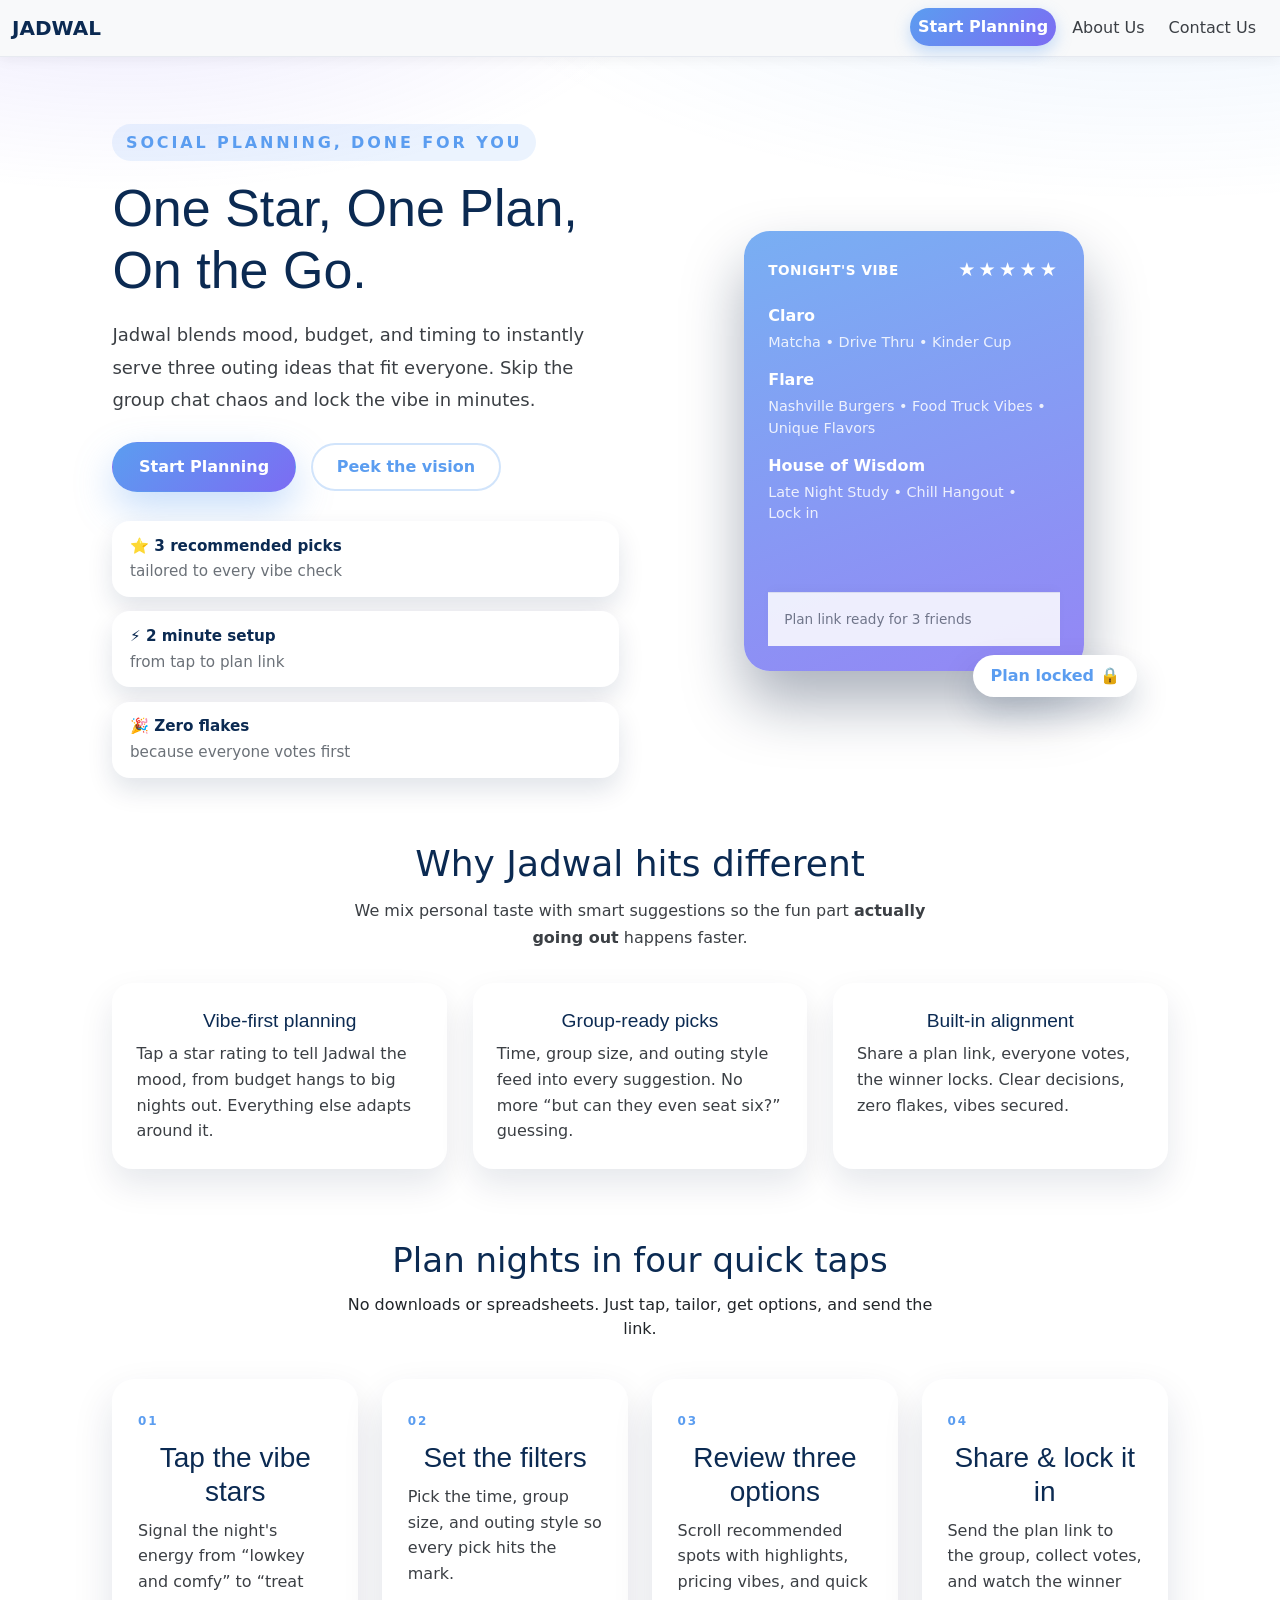
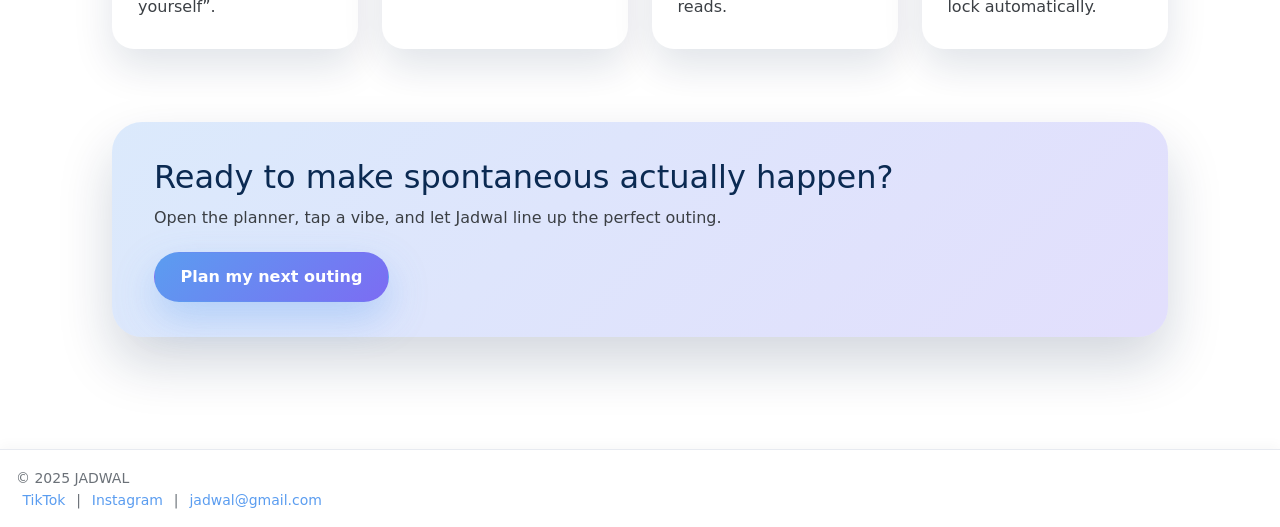
<file: index.html>
<!DOCTYPE html>

<head>
  <title>JADWAL - One Star, One Plan, On The Go</title>
  <link rel="stylesheet" href="styles.css">
  <link href="https://cdn.jsdelivr.net/npm/bootstrap@5.3.8/dist/css/bootstrap.min.css" rel="stylesheet" />
  <script src="https://cdn.jsdelivr.net/npm/bootstrap@5.3.8/dist/js/bootstrap.bundle.min.js"></script>
</head>



<body>

  <nav class="navbar navbar-expand-lg bg-body-tertiary">
    <div class="container-fluid">
      <a class="navbar-brand" href="index.html">JADWAL</a>
      <button class="navbar-toggler" type="button" data-bs-toggle="collapse" data-bs-target="#navbarNav"
        aria-controls="navbarNav" aria-expanded="false" aria-label="Toggle navigation">
        <span class="navbar-toggler-icon"></span>
      </button>
      <div class="collapse navbar-collapse" id="navbarNav">
        <ul class="navbar-nav ms-auto">
          <li class="nav-item">
            <a class="nav-link active" aria-current="page" href="plan.html">Start Planning</a>
          </li>
          <li class="nav-item">
            <a class="nav-link" href="about.html">About Us</a>
          </li>
          <li class="nav-item">
            <a class="nav-link" href="contact.html">Contact Us</a>
          </li>
        </ul>
      </div>
    </div>
  </nav>
  <main class="home">

    <section class="hero-split">
      <div class="hero-copy">
        <p class="hero-eyebrow">Social planning, done for you</p>
        <h1>One Star, One Plan, On the Go.</h1>
        <p class="hero-text">Jadwal blends mood, budget, and timing to instantly serve three outing ideas that fit
          everyone. Skip the group chat chaos and lock the vibe in minutes.</p>
        <div class="hero-actions">
          <a class="btn primary" href="plan.html">Start Planning</a>
          <a class="btn ghost" href="about.html">Peek the vision</a>
        </div>
        <div class="hero-stats">
          <div class="stat-chip">
            <span>⭐ 3 recommended picks</span>
            tailored to every vibe check
          </div>
          <div class="stat-chip">
            <span>⚡ 2 minute setup</span>
            from tap to plan link
          </div>
          <div class="stat-chip">
            <span>🎉 Zero flakes</span>
            because everyone votes first
          </div>
        </div>
      </div>

      <div class="hero-preview" aria-hidden="true">
        <div class="preview-card">
          <header>
            Tonight's vibe
            <div class="preview-stars">★★★★★</div>
          </header>
          <ul>
            <li>
              <p class="preview-title">Claro</p>
              <p class="preview-meta">Matcha • Drive Thru • Kinder Cup</p>
            </li>
            <li>
              <p class="preview-title">Flare</p>
              <p class="preview-meta">Nashville Burgers • Food Truck Vibes • Unique Flavors</p>
            </li>
            <li>
              <p class="preview-title">House of Wisdom</p>
              <p class="preview-meta">Late Night Study • Chill Hangout • <br> Lock in</p>
            </li>
          </ul>
          <footer>
            Plan link ready for 3 friends
          </footer>
        </div>
        <div class="preview-badge">Plan locked 🔒</div>
      </div>
    </section>
    <section class="highlights">
      <h2>Why Jadwal hits different</h2>
      <p class="section-intro">We mix personal taste with smart suggestions so the fun part <b>actually going out</b> happens
        faster.</p>
      <div class="highlight-grid">
        <article>
          <h3>Vibe-first planning</h3>
          <p>Tap a star rating to tell Jadwal the mood, from budget hangs to big nights out. Everything else adapts
            around it.</p>
        </article>
        <article>
          <h3>Group-ready picks</h3>
          <p>Time, group size, and outing style feed into every suggestion. No more “but can they even seat six?”
            guessing.</p>
        </article>
        <article>
          <h3>Built-in alignment</h3>
          <p>Share a plan link, everyone votes, the winner locks. Clear decisions, zero flakes, vibes secured.</p>
        </article>
      </div>
    </section>
    <section class="flow">
      <div class="flow-header">
        <h2>Plan nights in four quick taps</h2>
        <p>No downloads or spreadsheets. Just tap, tailor, get options, and send the link.</p>
      </div>
      <div class="flow-grid">
        <article class="flow-card">
          <span class="flow-step">01</span>
          <h3>Tap the vibe stars</h3>
          <p>Signal the night's energy from “lowkey and comfy” to “treat yourself”.</p>
        </article>
        <article class="flow-card">
          <span class="flow-step">02</span>
          <h3>Set the filters</h3>
          <p>Pick the time, group size, and outing style so every pick hits the mark.</p>
        </article>
        <article class="flow-card">
          <span class="flow-step">03</span>
          <h3>Review three options</h3>
          <p>Scroll recommended spots with highlights, pricing vibes, and quick reads.</p>
        </article>
        <article class="flow-card">
          <span class="flow-step">04</span>
          <h3>Share & lock it in</h3>
          <p>Send the plan link to the group, collect votes, and watch the winner lock automatically.</p>
        </article>
      </div>
    </section>
    <section class="cta-band">
      <div class="cta-content">
        <h2>Ready to make spontaneous actually happen?</h2>
        <p>Open the planner, tap a vibe, and let Jadwal line up the perfect outing.</p>
      </div>
      <a class="btn primary" href="plan.html">Plan my next outing</a>
    </section>
  </main>
</body>

<footer><small>&copy; 2025 JADWAL
    <nav>
      <a href="www.tiktok.com">TikTok</a> |
      <a href="www.instagram.com">Instagram</a> |
      <a href="Email:jadwal@gmail.com">jadwal@gmail.com</a>
    </nav>
</footer>
</file>
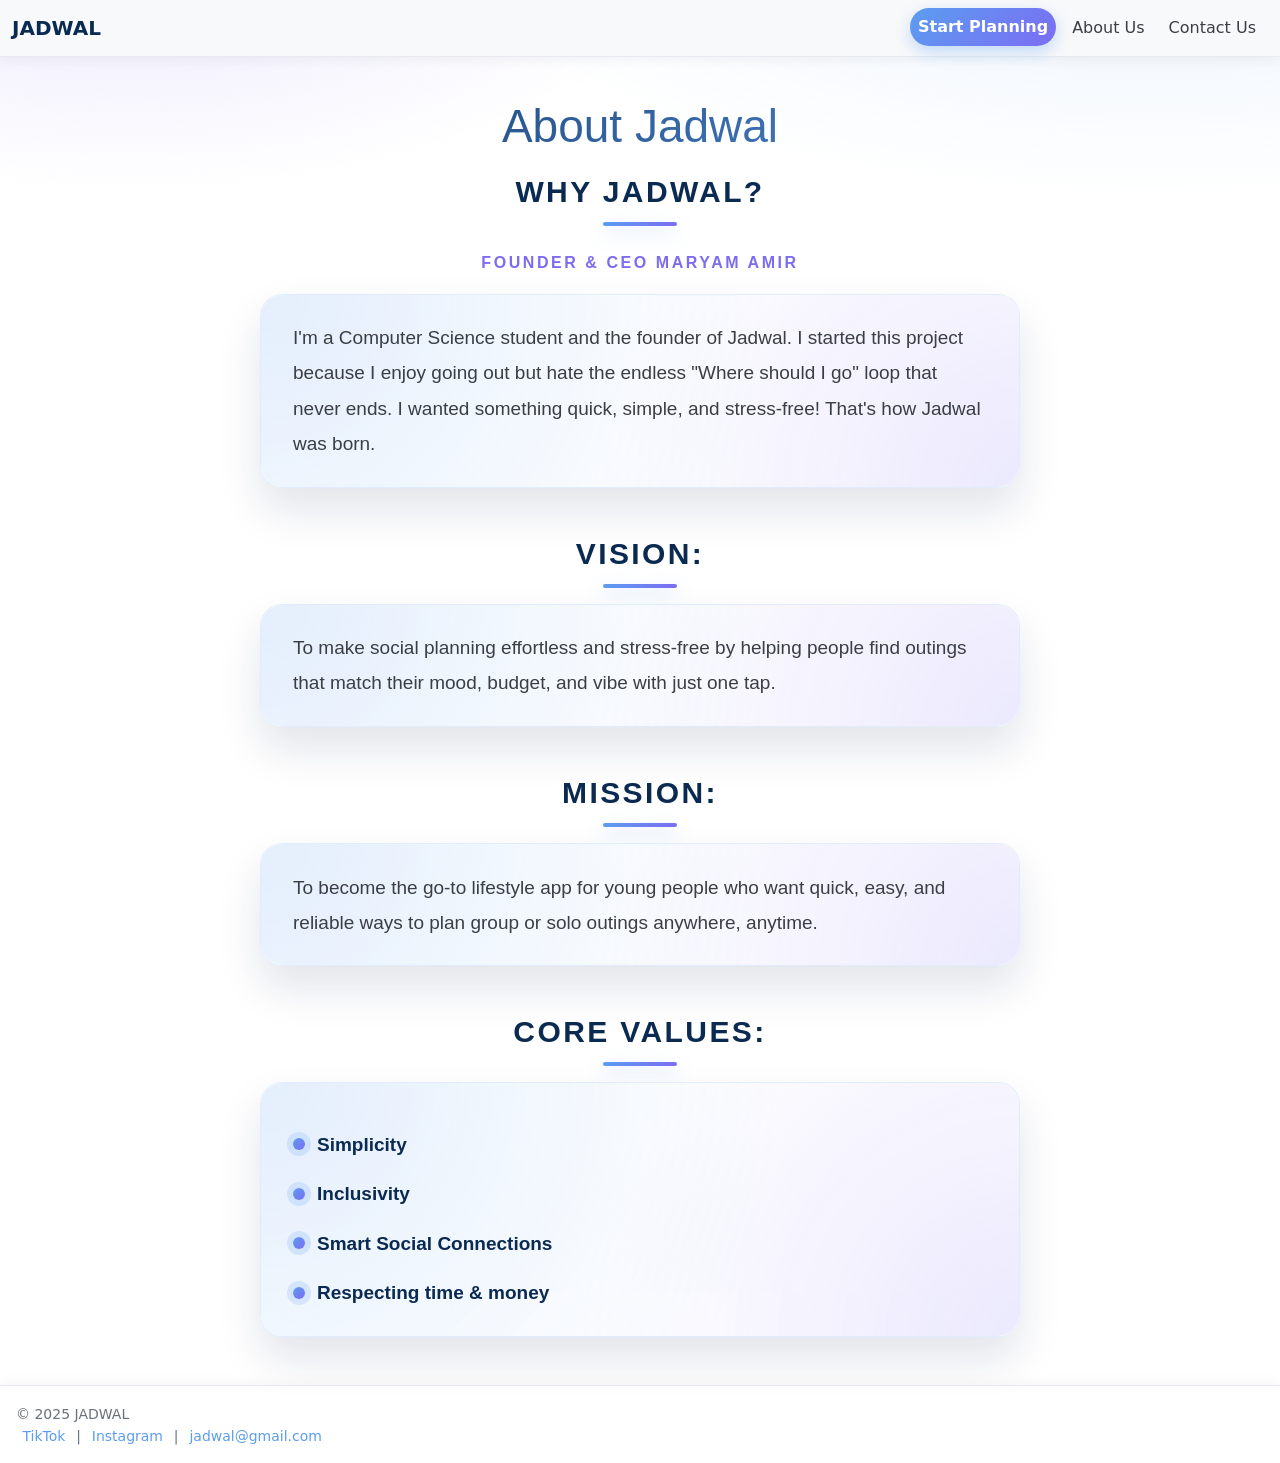
<file: about.html>
<!DOCTYPE html>

<head>
  <title>JADWAL - One Star, One Plan, On The Go</title>
   <link rel="stylesheet" href="styles.css">
   <link href="https://cdn.jsdelivr.net/npm/bootstrap@5.3.8/dist/css/bootstrap.min.css" rel="stylesheet"/>
<script src="https://cdn.jsdelivr.net/npm/bootstrap@5.3.8/dist/js/bootstrap.bundle.min.js"></script>

</head>


<body>

  <nav class="navbar navbar-expand-lg bg-body-tertiary">
  <div class="container-fluid">
    <a class="navbar-brand" href="homepage.html">JADWAL</a>
    <button class="navbar-toggler" type="button" data-bs-toggle="collapse" data-bs-target="#navbarNav" aria-controls="navbarNav" aria-expanded="false" aria-label="Toggle navigation">
      <span class="navbar-toggler-icon"></span>
    </button>
    <div class="collapse navbar-collapse" id="navbarNav">
      <ul class="navbar-nav ms-auto">
        <li class="nav-item">
          <a class="nav-link active" aria-current="page" href="plan.html">Start Planning</a>
        </li>
        <li class="nav-item">
          <a class="nav-link" href="about.html">About Us</a>
        </li>
        <li class="nav-item">
          <a class="nav-link" href="contact.html">Contact Us</a>
        </li>
      </ul>
    </div>
  </div>
</nav>
  

  <h1>About Jadwal</h1>

  <h2>Why Jadwal?</h2>
  <h3>Founder & CEO Maryam Amir</h3>
  <h3>I'm a Computer Science student and the founder of Jadwal.
    I started this project because I enjoy going out but hate the endless
    "Where should I go" loop that never ends. I wanted something quick, simple,
    and stress-free! That's how Jadwal was born.</h3>

  <h2>Vision:</h2>
  <h3>To make social planning effortless and stress-free by
    helping people find outings that match their mood, budget, and
    vibe with just one tap.</h3>

  <h2>Mission:</h2>
  <h3>To become the go-to lifestyle app for young people who want
    quick, easy, and reliable ways to plan group or solo outings
    anywhere, anytime.</h3>

  <h2>Core Values:</h2>
  <h3>
    <ul>
      <li>Simplicity</li>
      <li>Inclusivity</li>
      <li>Smart Social Connections</li>
      <li>Respecting time & money</li>
    </ul>
  </h3>

</body>

<footer><small>&copy; 2025 JADWAL
    <nav>
      <a href="www.tiktok.com">TikTok</a> |
      <a href="www.instagram.com">Instagram</a> |
      <a href="Email:jadwal@gmail.com">jadwal@gmail.com</a>
    </nav>
</footer>
</file>
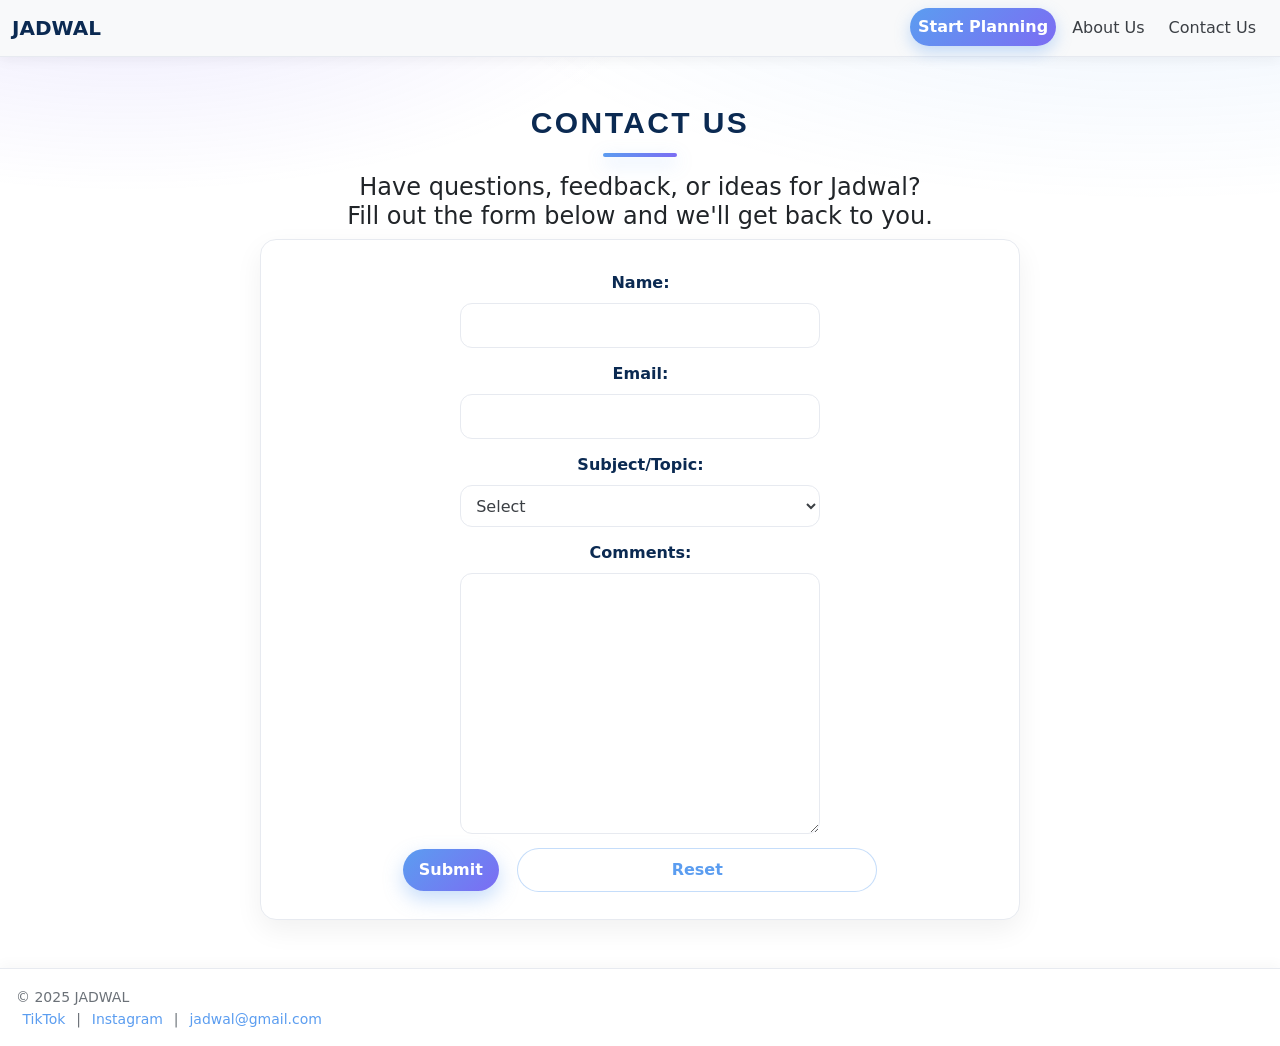
<file: contact.html>
<!DOCTYPE html>

<head>
  <title>JADWAL - One Star, One Plan, On The Go</title>
  <link rel="stylesheet" href="styles.css">
  <link href="https://cdn.jsdelivr.net/npm/bootstrap@5.3.8/dist/css/bootstrap.min.css" rel="stylesheet" />
  <script src="https://cdn.jsdelivr.net/npm/bootstrap@5.3.8/dist/js/bootstrap.bundle.min.js"></script>

</head>



<body>

  <nav class="navbar navbar-expand-lg bg-body-tertiary">
    <div class="container-fluid">
      <a class="navbar-brand" href="homepage.html">JADWAL</a>
      <button class="navbar-toggler" type="button" data-bs-toggle="collapse" data-bs-target="#navbarNav"
        aria-controls="navbarNav" aria-expanded="false" aria-label="Toggle navigation">
        <span class="navbar-toggler-icon"></span>
      </button>
      <div class="collapse navbar-collapse" id="navbarNav">
        <ul class="navbar-nav ms-auto">
          <li class="nav-item">
            <a class="nav-link active" aria-current="page" href="plan.html">Start Planning</a>
          </li>
          <li class="nav-item">
            <a class="nav-link" href="about.html">About Us</a>
          </li>
          <li class="nav-item">
            <a class="nav-link" href="contact.html">Contact Us</a>
          </li>
        </ul>
      </div>
    </div>
  </nav>

  <h2>Contact Us</h2>
  <h4>Have questions, feedback, or ideas for Jadwal?<br>
    Fill out the form below and we'll get back to you.</h4>

  <form action="contact.html" method="get">
    <table>

      <tr>
        <td>
          <label for="user_name">Name:</label>
        </td>
        <td>
          <input type="text" id="user_name" name="user_name" required>
        </td>
      </tr>

      <tr>
        <td>
          <label for="email">Email:</label>
        </td>
        <td>
          <input type="email" id="email" name="email" required>
        </td>
      </tr>

      <tr>
        <td>
          <label for="subject">Subject/Topic:</label>
        </td>
        <td>
          <select name="subject" id="subject" required>
            <option value="" disabled selected>Select</option>
            <option value="General Feedback">General Feedback</option>
            <option value="Feature Request">Feature Request</option>
            <option value="Bug Report">Bug Report</option>
            <option value="Partnership / Business Inquiry">Partnership / Business Inquiry</option>
          </select>
        </td>
      </tr>

      <tr>
        <td>
          <label for="comments">Comments:</label>
        </td>
        <td>
          <textarea id="comments" name="comments" rows="10" cols="30"></textarea>
        </td>
      </tr>

      <tr>
        <td></td>
        <td>
          <button id="submit" type="submit">Submit</button>
          <input type="reset" value="Reset">
        </td>
      </tr>


    </table>
  </form>





</body>

<footer><small>&copy; 2025 JADWAL
    <nav>
      <a href="www.tiktok.com">TikTok</a> |
      <a href="www.instagram.com">Instagram</a> |
      <a href="Email:jadwal@gmail.com">jadwal@gmail.com</a>
    </nav>
</footer>
</file>
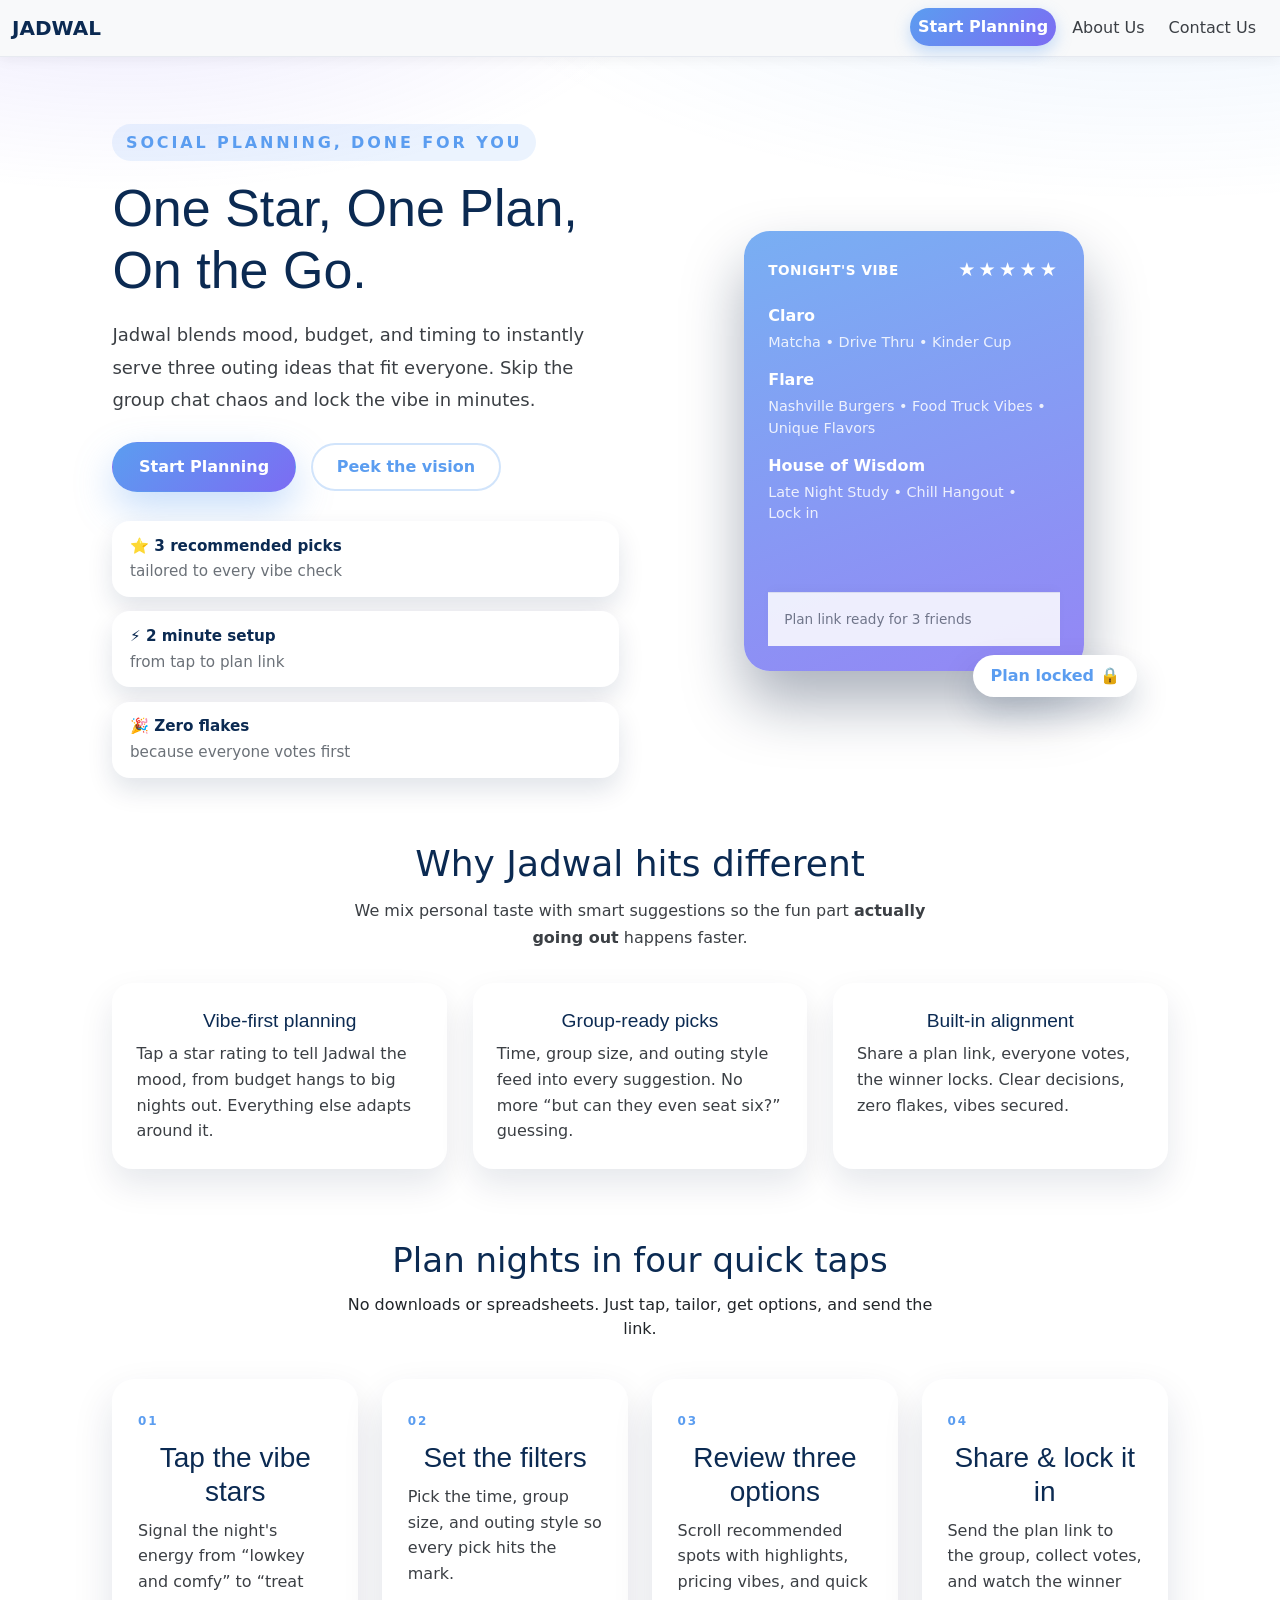
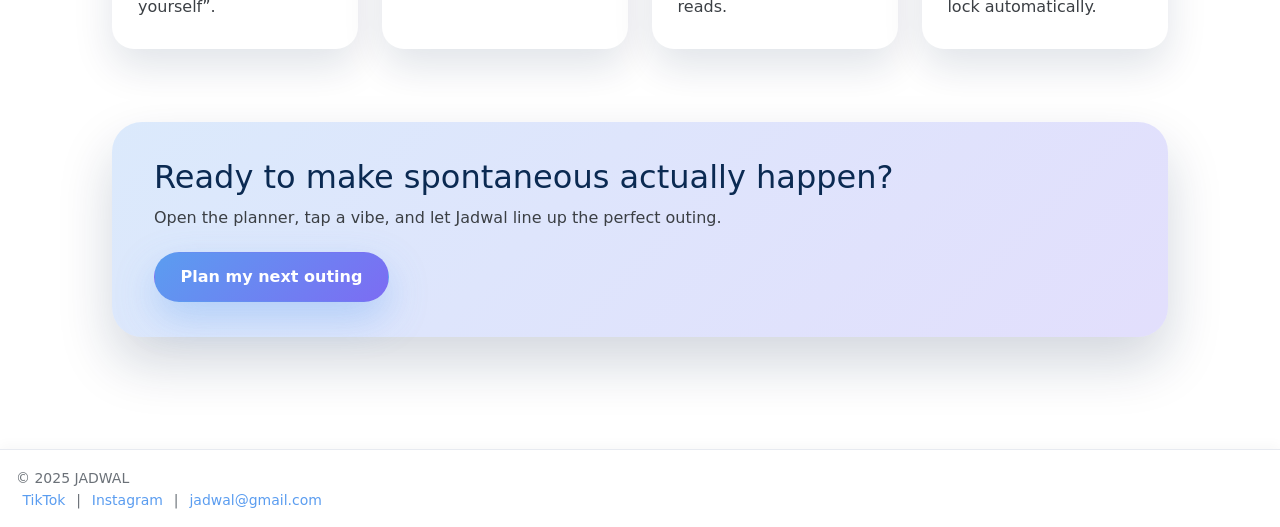
<file: homepage.html>
<!DOCTYPE html>

<head>
  <title>JADWAL - One Star, One Plan, On The Go</title>
  <link rel="stylesheet" href="styles.css">
  <link href="https://cdn.jsdelivr.net/npm/bootstrap@5.3.8/dist/css/bootstrap.min.css" rel="stylesheet" />
  <script src="https://cdn.jsdelivr.net/npm/bootstrap@5.3.8/dist/js/bootstrap.bundle.min.js"></script>
</head>



<body>

  <nav class="navbar navbar-expand-lg bg-body-tertiary">
    <div class="container-fluid">
      <a class="navbar-brand" href="homepage.html">JADWAL</a>
      <button class="navbar-toggler" type="button" data-bs-toggle="collapse" data-bs-target="#navbarNav"
        aria-controls="navbarNav" aria-expanded="false" aria-label="Toggle navigation">
        <span class="navbar-toggler-icon"></span>
      </button>
      <div class="collapse navbar-collapse" id="navbarNav">
        <ul class="navbar-nav ms-auto">
          <li class="nav-item">
            <a class="nav-link active" aria-current="page" href="plan.html">Start Planning</a>
          </li>
          <li class="nav-item">
            <a class="nav-link" href="about.html">About Us</a>
          </li>
          <li class="nav-item">
            <a class="nav-link" href="contact.html">Contact Us</a>
          </li>
        </ul>
      </div>
    </div>
  </nav>
  <main class="home">

    <section class="hero-split">
      <div class="hero-copy">
        <p class="hero-eyebrow">Social planning, done for you</p>
        <h1>One Star, One Plan, On the Go.</h1>
        <p class="hero-text">Jadwal blends mood, budget, and timing to instantly serve three outing ideas that fit
          everyone. Skip the group chat chaos and lock the vibe in minutes.</p>
        <div class="hero-actions">
          <a class="btn primary" href="plan.html">Start Planning</a>
          <a class="btn ghost" href="about.html">Peek the vision</a>
        </div>
        <div class="hero-stats">
          <div class="stat-chip">
            <span>⭐ 3 recommended picks</span>
            tailored to every vibe check
          </div>
          <div class="stat-chip">
            <span>⚡ 2 minute setup</span>
            from tap to plan link
          </div>
          <div class="stat-chip">
            <span>🎉 Zero flakes</span>
            because everyone votes first
          </div>
        </div>
      </div>

      <div class="hero-preview" aria-hidden="true">
        <div class="preview-card">
          <header>
            Tonight's vibe
            <div class="preview-stars">★★★★★</div>
          </header>
          <ul>
            <li>
              <p class="preview-title">Claro</p>
              <p class="preview-meta">Matcha • Drive Thru • Kinder Cup</p>
            </li>
            <li>
              <p class="preview-title">Flare</p>
              <p class="preview-meta">Nashville Burgers • Food Truck Vibes • Unique Flavors</p>
            </li>
            <li>
              <p class="preview-title">House of Wisdom</p>
              <p class="preview-meta">Late Night Study • Chill Hangout • <br> Lock in</p>
            </li>
          </ul>
          <footer>
            Plan link ready for 3 friends
          </footer>
        </div>
        <div class="preview-badge">Plan locked 🔒</div>
      </div>
    </section>
    <section class="highlights">
      <h2>Why Jadwal hits different</h2>
      <p class="section-intro">We mix personal taste with smart suggestions so the fun part <b>actually going out</b> happens
        faster.</p>
      <div class="highlight-grid">
        <article>
          <h3>Vibe-first planning</h3>
          <p>Tap a star rating to tell Jadwal the mood, from budget hangs to big nights out. Everything else adapts
            around it.</p>
        </article>
        <article>
          <h3>Group-ready picks</h3>
          <p>Time, group size, and outing style feed into every suggestion. No more “but can they even seat six?”
            guessing.</p>
        </article>
        <article>
          <h3>Built-in alignment</h3>
          <p>Share a plan link, everyone votes, the winner locks. Clear decisions, zero flakes, vibes secured.</p>
        </article>
      </div>
    </section>
    <section class="flow">
      <div class="flow-header">
        <h2>Plan nights in four quick taps</h2>
        <p>No downloads or spreadsheets. Just tap, tailor, get options, and send the link.</p>
      </div>
      <div class="flow-grid">
        <article class="flow-card">
          <span class="flow-step">01</span>
          <h3>Tap the vibe stars</h3>
          <p>Signal the night's energy from “lowkey and comfy” to “treat yourself”.</p>
        </article>
        <article class="flow-card">
          <span class="flow-step">02</span>
          <h3>Set the filters</h3>
          <p>Pick the time, group size, and outing style so every pick hits the mark.</p>
        </article>
        <article class="flow-card">
          <span class="flow-step">03</span>
          <h3>Review three options</h3>
          <p>Scroll recommended spots with highlights, pricing vibes, and quick reads.</p>
        </article>
        <article class="flow-card">
          <span class="flow-step">04</span>
          <h3>Share & lock it in</h3>
          <p>Send the plan link to the group, collect votes, and watch the winner lock automatically.</p>
        </article>
      </div>
    </section>
    <section class="cta-band">
      <div class="cta-content">
        <h2>Ready to make spontaneous actually happen?</h2>
        <p>Open the planner, tap a vibe, and let Jadwal line up the perfect outing.</p>
      </div>
      <a class="btn primary" href="plan.html">Plan my next outing</a>
    </section>
  </main>
</body>

<footer><small>&copy; 2025 JADWAL
    <nav>
      <a href="www.tiktok.com">TikTok</a> |
      <a href="www.instagram.com">Instagram</a> |
      <a href="Email:jadwal@gmail.com">jadwal@gmail.com</a>
    </nav>
</footer>
</file>
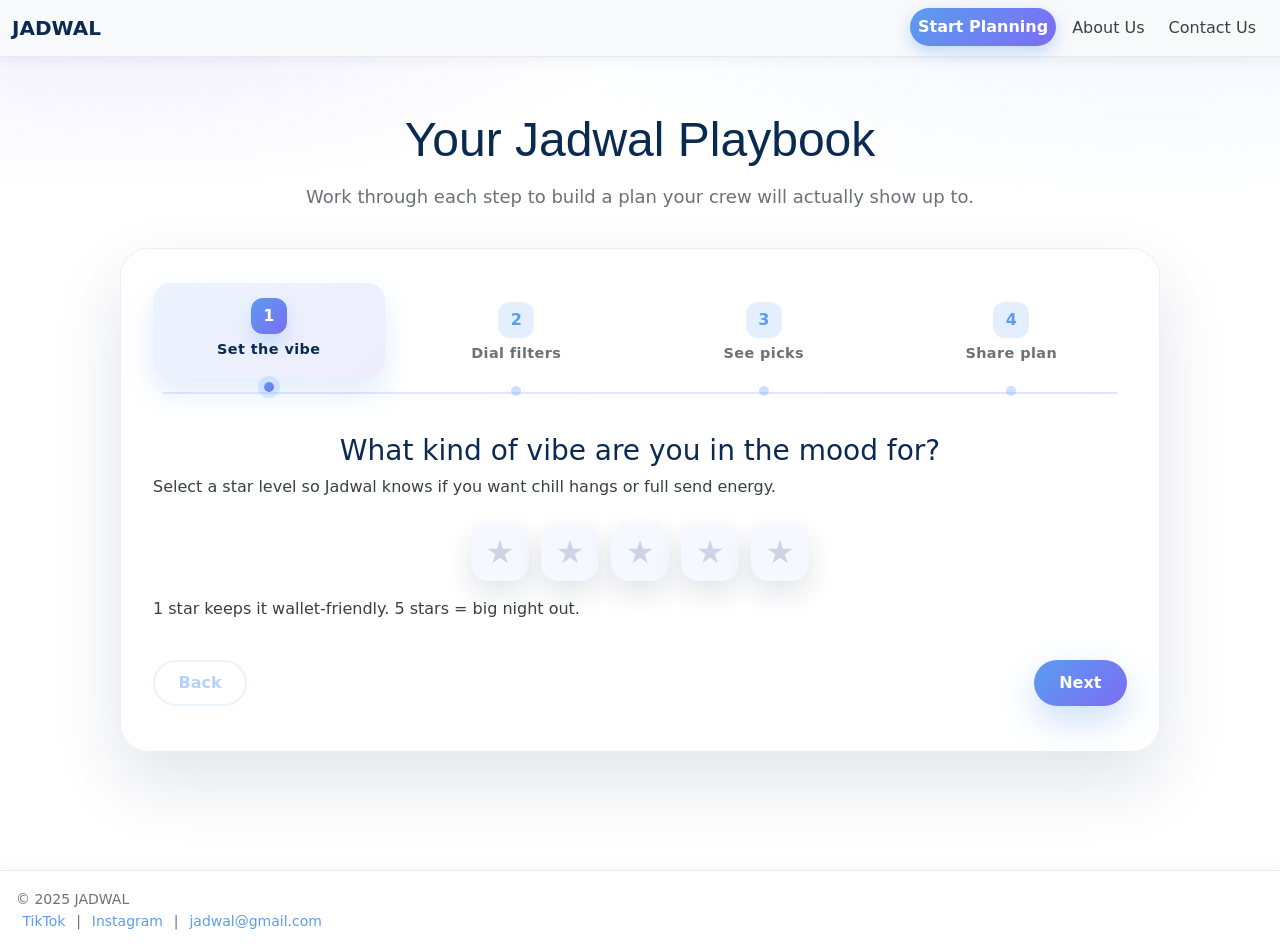
<file: plan.html>
<!DOCTYPE html>

<head>
  <title>JADWAL - One Star, One Plan, On The Go</title>
   <link rel="stylesheet" href="styles.css">
   <link href="https://cdn.jsdelivr.net/npm/bootstrap@5.3.8/dist/css/bootstrap.min.css" rel="stylesheet"/>
<script src="https://cdn.jsdelivr.net/npm/bootstrap@5.3.8/dist/js/bootstrap.bundle.min.js"></script>

</head>



<body>
  <nav class="navbar navbar-expand-lg bg-body-tertiary">
  <div class="container-fluid">
    <a class="navbar-brand" href="homepage.html">JADWAL</a>
    <button class="navbar-toggler" type="button" data-bs-toggle="collapse" data-bs-target="#navbarNav" aria-controls="navbarNav" aria-expanded="false" aria-label="Toggle navigation">
      <span class="navbar-toggler-icon"></span>
    </button>
    <div class="collapse navbar-collapse" id="navbarNav">
      <ul class="navbar-nav ms-auto">
        <li class="nav-item">
          <a class="nav-link active" aria-current="page" href="plan.html">Start Planning</a>
        </li>
        <li class="nav-item">
          <a class="nav-link" href="about.html">About Us</a>
        </li>
        <li class="nav-item">
          <a class="nav-link" href="contact.html">Contact Us</a>
        </li>
      </ul>
    </div>
  </div>
</nav>


  <main class="plan-flow">
    <section class="plan-hero">
      <h1>Your Jadwal Playbook</h1>
      <p>Work through each step to build a plan your crew will actually show up to.</p>
    </section>

    <section class="plan-wizard" aria-label="Plan builder">
      <ol class="wizard-steps" role="list">
        <li class="wizard-step is-active" data-step="0">
          <span class="step-number">1</span>
          <span class="step-label">Set the vibe</span>
        </li>
        <li class="wizard-step" data-step="1">
          <span class="step-number">2</span>
          <span class="step-label">Dial filters</span>
        </li>
        <li class="wizard-step" data-step="2">
          <span class="step-number">3</span>
          <span class="step-label">See picks</span>
        </li>
        <li class="wizard-step" data-step="3">
          <span class="step-number">4</span>
          <span class="step-label">Share plan</span>
        </li>
      </ol>

      <div class="wizard-content">
        <article class="step-panel is-active" data-step="0">
          <h2>What kind of vibe are you in the mood for?</h2>
          <p>Select a star level so Jadwal knows if you want chill hangs or full send energy.</p>
          <div class="star-picker" role="group" aria-label="Select vibe level">
            <button type="button" class="star-option" data-value="1" aria-pressed="false" aria-label="1 star vibe"><span aria-hidden="true">★</span></button>
            <button type="button" class="star-option" data-value="2" aria-pressed="false" aria-label="2 star vibe"><span aria-hidden="true">★</span></button>
            <button type="button" class="star-option" data-value="3" aria-pressed="false" aria-label="3 star vibe"><span aria-hidden="true">★</span></button>
            <button type="button" class="star-option" data-value="4" aria-pressed="false" aria-label="4 star vibe"><span aria-hidden="true">★</span></button>
            <button type="button" class="star-option" data-value="5" aria-pressed="false" aria-label="5 star vibe"><span aria-hidden="true">★</span></button>
          </div>
          <p class="step-hint">1 star keeps it wallet-friendly. 5 stars = big night out.</p>
        </article>

        <article class="step-panel" data-step="1">
          <h2>Dial in the details</h2>
          <p>We tailor every suggestion to match the timing, group, and outing style you choose.</p>
          <form class="filter-form">
            <div class="filter-grid">
              <label>
                Time of day
                <select name="time" required>
                  <option value="">Select one</option>
                  <option value="morning">Morning</option>
                  <option value="afternoon">Afternoon</option>
                  <option value="evening">Evening</option>
                  <option value="late-night">Late night</option>
                </select>
              </label>
              <label>
                Group size
                <select name="group" required>
                  <option value="">Select one</option>
                  <option value="small">1-2 friends</option>
                  <option value="medium">3-5 friends</option>
                  <option value="large">6+ friends</option>
                </select>
              </label>
              <label>
                Outing type
                <select name="type" required>
                  <option value="">Select one</option>
                  <option value="food">Food & drinks</option>
                  <option value="activity">Activities</option>
                  <option value="mixed">A little of both</option>
                </select>
              </label>
            </div>
          </form>
        </article>

        <article class="step-panel" data-step="2">
          <h2>Your curated picks</h2>
          <p class="step-hint">We matched these options to your vibe. Swap the filters any time to get a fresh lineup.</p>
          <div class="selection-summary">
            <span data-summary="vibe"></span>
            <span data-summary="time"></span>
            <span data-summary="group"></span>
            <span data-summary="type"></span>
          </div>
          <div class="suggestions" id="suggestionsList" role="list"></div>
          <p class="no-results" hidden>We couldn't find a perfect trio, so we expanded the search. Tweak your vibe or filters for even tighter ideas.</p>
        </article>

        <article class="step-panel" data-step="3">
          <h2>Share it with the group</h2>
          <p class="step-hint">Copy the recap and drop it into the chat. Voting happens in Jadwal, but this blurb gets everyone hyped.</p>
          <div class="share-card">
            <textarea readonly id="shareText" aria-label="Shareable plan recap"></textarea>
            <div class="share-actions">
              <button type="button" class="wizard-btn" id="copyPlan">Copy plan recap</button>
              <span class="copy-status" role="status" aria-live="polite"></span>
            </div>
          </div>
          <button type="button" class="ghost-link" id="restartPlanner">Start another plan</button>
        </article>
      </div>

      <div class="wizard-nav">
        <button type="button" class="wizard-btn ghost" id="prevStep" disabled>Back</button>
        <button type="button" class="wizard-btn" id="nextStep">Next</button>
      </div>
    </section>
  </main>

  <script>
    (function(){
      const state = {
        step: 0,
        vibe: null,
        filters: { time: '', group: '', type: '' },
        suggestions: []
      };

      const stepPanels = Array.from(document.querySelectorAll('.step-panel'));
      const stepIndicators = Array.from(document.querySelectorAll('.wizard-step'));
      const nextBtn = document.getElementById('nextStep');
      const prevBtn = document.getElementById('prevStep');
      const restartBtn = document.getElementById('restartPlanner');
      const shareText = document.getElementById('shareText');
      const copyButton = document.getElementById('copyPlan');
      const copyStatus = document.querySelector('.copy-status');
      const filterForm = document.querySelector('.filter-form');
      const suggestionList = document.getElementById('suggestionsList');
      const noResults = document.querySelector('.no-results');
      const summaryFields = {
        vibe: document.querySelector('[data-summary="vibe"]'),
        time: document.querySelector('[data-summary="time"]'),
        group: document.querySelector('[data-summary="group"]'),
        type: document.querySelector('[data-summary="type"]')
      };

      const suggestionsPool = [
        {
          name: 'Sunrise Matcha Meetup',
          vibe: [1, 2],
          types: ['food', 'mixed'],
          times: ['morning'],
          groups: ['small', 'medium'],
          highlight: 'Cozy coffee bar with house-made pastries and quiet corners for catching up.',
          location: 'Beacon Street'
        },
        {
          name: 'Rooftop Bites & Beats',
          vibe: [3, 5],
          types: ['food', 'mixed'],
          times: ['evening', 'late-night'],
          groups: ['medium', 'large'],
          highlight: 'Small plates, skyline views, and a rotating DJ set after 9 PM.',
          location: 'Downtown Loft District'
        },
        {
          name: 'Art Walk + Gelato',
          vibe: [1, 3],
          types: ['mixed'],
          times: ['afternoon', 'evening'],
          groups: ['small', 'medium'],
          highlight: 'Self-guided gallery stroll ending with a gelato flight sampler.',
          location: 'River Arts District'
        },
        {
          name: 'Glow Bowling League',
          vibe: [2, 4],
          types: ['activity', 'mixed'],
          times: ['evening', 'late-night'],
          groups: ['medium', 'large'],
          highlight: 'Neon bowling lanes, throwback playlist, and shareable snack towers.',
          location: 'Neon Alley Lanes'
        },
        {
          name: 'Chef Pop-Up Tasting',
          vibe: [4, 5],
          types: ['food'],
          times: ['evening'],
          groups: ['small'],
          highlight: 'Five-course tasting menu from a guest chef with optional wine pairings.',
          location: 'Vault Supper Club'
        },
        {
          name: 'Sunday Picnic Pack',
          vibe: [1, 3],
          types: ['food', 'mixed'],
          times: ['afternoon'],
          groups: ['small', 'medium'],
          highlight: 'Curated picnic basket, blanket rental, and lawn games ready for the park.',
          location: 'Harborfront Greens'
        },
        {
          name: 'Escape Room Showdown',
          vibe: [3, 4],
          types: ['activity'],
          times: ['afternoon', 'evening'],
          groups: ['medium', 'large'],
          highlight: 'Beat the clock in themed rooms with leaderboard bragging rights.',
          location: 'Puzzle District HQ'
        },
        {
          name: 'Late Night Dessert Crawl',
          vibe: [2, 5],
          types: ['food', 'mixed'],
          times: ['late-night'],
          groups: ['small', 'medium'],
          highlight: 'A guided stroll through three dessert bars with signature sweet flights.',
          location: 'Sugar Lane'
        }
      ];

      document.querySelectorAll('.star-option').forEach(button => {
        button.addEventListener('click', () => {
          state.vibe = Number(button.dataset.value);
          document.querySelectorAll('.star-option').forEach(btn => {
            const value = Number(btn.dataset.value);
            const isActive = state.vibe !== null && value <= state.vibe;
            btn.classList.toggle('is-selected', isActive);
            btn.setAttribute('aria-pressed', String(isActive));
          });
          updateSummary();
        });
      });

      filterForm.addEventListener('change', event => {
        const { name, value } = event.target;
        if (Object.prototype.hasOwnProperty.call(state.filters, name)) {
          state.filters[name] = value;
          updateSummary();
        }
      });

      nextBtn.addEventListener('click', () => {
        if (!validateStep(state.step)) {
          return;
        }

        if (state.step === 1) {
          state.suggestions = buildSuggestions();
          renderSuggestions();
        }

        if (state.step === 2) {
          shareText.value = buildShareMessage();
        }

        if (state.step >= stepPanels.length - 1) {
          return;
        }

        state.step += 1;
        syncUI();
      });

      prevBtn.addEventListener('click', () => {
        if (state.step === 0) {
          return;
        }
        state.step -= 1;
        syncUI();
      });

      restartBtn.addEventListener('click', resetPlanner);

      copyButton.addEventListener('click', async () => {
        if (!shareText.value.trim()) {
          return;
        }
        try {
          await navigator.clipboard.writeText(shareText.value);
          copyStatus.textContent = 'Copied to clipboard!';
        } catch (err) {
          shareText.focus();
          shareText.select();
          copyStatus.textContent = 'Press ⌘/Ctrl + C to copy.';
        }
        setTimeout(() => {
          copyStatus.textContent = '';
        }, 2400);
      });

      function validateStep(stepIndex) {
        if (stepIndex === 0 && !state.vibe) {
          highlightError('.star-picker');
          return false;
        }

        if (stepIndex === 1) {
          const valid = Object.values(state.filters).every(Boolean);
          if (!valid) {
            highlightError('.filter-form');
          }
          return valid;
        }

        return true;
      }

      function highlightError(selector) {
        const target = document.querySelector(selector);
        target.classList.add('shake');
        setTimeout(() => target.classList.remove('shake'), 600);
      }

      function syncUI() {
        stepPanels.forEach(panel => {
          panel.classList.toggle('is-active', Number(panel.dataset.step) === state.step);
        });

        stepIndicators.forEach(indicator => {
          const index = Number(indicator.dataset.step);
          indicator.classList.toggle('is-active', index === state.step);
          indicator.classList.toggle('is-complete', index < state.step);
        });

        prevBtn.disabled = state.step === 0;

        if (state.step === stepPanels.length - 1) {
          nextBtn.textContent = 'Finish';
          nextBtn.disabled = true;
        } else {
          const labels = ['Next', 'See picks', 'Share plan'];
          nextBtn.textContent = labels[state.step] || 'Next';
          nextBtn.disabled = false;
        }
      }

      function updateSummary() {
        if (summaryFields.vibe) {
          summaryFields.vibe.textContent = state.vibe ? `${state.vibe}★ vibe` : '';
        }

        const timeMap = {
          '': '',
          'morning': 'Morning outing',
          'afternoon': 'Afternoon outing',
          'evening': 'Evening outing',
          'late-night': 'Late night outing'
        };

        const groupMap = {
          '': '',
          'small': 'Small crew (1-2)',
          'medium': 'Mid crew (3-5)',
          'large': 'Big crew (6+)'
        };

        const typeMap = {
          '': '',
          'food': 'Food & drinks',
          'activity': 'Activities',
          'mixed': 'Mix it up'
        };

        summaryFields.time.textContent = timeMap[state.filters.time];
        summaryFields.group.textContent = groupMap[state.filters.group];
        summaryFields.type.textContent = typeMap[state.filters.type];
      }

      function buildSuggestions() {
        const { vibe, filters } = state;
        const matches = suggestionsPool.filter(item => {
          const vibeMatch = vibe >= item.vibe[0] && vibe <= item.vibe[1];
          const typeMatch = filters.type === 'mixed' ? true : item.types.includes(filters.type);
          const timeMatch = !filters.time || item.times.includes(filters.time);
          const groupMatch = !filters.group || item.groups.includes(filters.group);
          return vibeMatch && typeMatch && timeMatch && groupMatch;
        });

        if (matches.length >= 3) {
          return matches.slice(0, 3);
        }

        const fallback = suggestionsPool.filter(item => {
          const vibeMatch = vibe >= item.vibe[0] && vibe <= item.vibe[1];
          const typeMatch = filters.type === 'mixed' ? true : item.types.includes(filters.type);
          return vibeMatch && typeMatch;
        });

        const combined = [...new Set([...matches, ...fallback])];
        return combined.slice(0, 3);
      }

      function renderSuggestions() {
        suggestionList.innerHTML = '';
        noResults.hidden = state.suggestions.length > 0;

        if (!state.suggestions.length) {
          return;
        }

        state.suggestions.forEach((item, index) => {
          const card = document.createElement('div');
          card.className = 'suggestion-card';
          card.setAttribute('role', 'listitem');
          card.innerHTML = `
            <div class="suggestion-badge">Pick ${index + 1}</div>
            <h3>${item.name}</h3>
            <p>${item.highlight}</p>
            <span class="suggestion-meta">${item.location}</span>
          `;
          suggestionList.appendChild(card);
        });
      }

      function buildShareMessage() {
        const vibeText = state.vibe ? `${state.vibe}★ vibe` : '';
        const timeText = summaryFields.time.textContent;
        const groupText = summaryFields.group.textContent;
        const typeText = summaryFields.type.textContent;
        const picks = state.suggestions
          .map((item, index) => `${index + 1}. ${item.name} — ${item.highlight}`)
          .join('\n');

        return [
          'Jadwal plan is ready! 🚀',
          [vibeText, timeText, groupText, typeText].filter(Boolean).join(' • '),
          '',
          picks,
          '',
          'Vote in Jadwal so we can lock the plan.'
        ].join('\n');
      }

      function resetPlanner() {
        state.step = 0;
        state.vibe = null;
        state.filters = { time: '', group: '', type: '' };
        state.suggestions = [];
        document.querySelectorAll('.star-option').forEach(btn => {
          btn.classList.remove('is-selected');
          btn.setAttribute('aria-pressed', 'false');
        });
        filterForm.reset();
        suggestionList.innerHTML = '';
        noResults.hidden = true;
        shareText.value = '';
        updateSummary();
        syncUI();
      }

      updateSummary();
      syncUI();
    })();
  </script>

</body>

<footer><small>&copy; 2025 JADWAL
  <nav>
    <a href="www.tiktok.com">TikTok</a> |
    <a href="www.instagram.com">Instagram</a> |
    <a href ="Email:jadwal@gmail.com">jadwal@gmail.com</a>
  </nav>
</footer>
</file>
<file: styles.css>
/* =========================================
   === JADWAL THEME CSS — ORGANIZED ===
   ========================================= */

/* 1) Brand Colors / Tokens */
:root {
  --brand: #5B9DF0;       /* sky blue */
  --brand-2: #7C6CF3;     /* lavender accent */
  --ink: #0b2a52;         /* headings */
  --text: #3b3f44;        /* body */
  --muted: #6b7178;
  --border: #e7eaf0;
  --bg: #f9fbfe;
}

/* 2) Base / Reset */
body {
  font-family: 'Inter', sans-serif;
  background: var(--bg);
  color: var(--text);
  margin: 0;
  padding: 0;
  line-height: 1.6;
  text-align: center;
}

/* 3) Typography */
h1, h3 {
  font-family: 'Poppins', sans-serif;
  font-weight: 700;
  color: var(--ink);
  margin-top: 2rem;
}
h5 {
  color: var(--muted);
  margin-bottom: 2rem;
}

/* Hero text sizing + centering */
h1 { margin-top: 1.25rem; font-size: clamp(28px, 4.2vw, 48px); }
h5 { font-size: clamp(14px, 2vw, 18px); margin-top: .35rem; }
h1, h5 { text-align: center; }

/* 4) Navbar */
.navbar {
  background: #fff !important;
  border-bottom: 1px solid var(--border);
  box-shadow: 0 3px 12px rgba(0,0,0,0.05);
}
.navbar-brand {
  font-weight: 700;
  color: var(--ink) !important;
}
.nav-link {
  color: var(--text) !important;
  margin: 0 .25rem;
  border-radius: 8px;
  transition: .2s;
}
.nav-link:hover {
  background: rgba(91,157,240,.12);
  color: var(--ink) !important;
}
/* CTA style for active nav link */
.nav-link.active {
  font-weight: 600;
  background: rgba(91,157,240,.18);
  color: var(--ink) !important;
}
.navbar .nav-link.active {
  background: linear-gradient(135deg, var(--brand), var(--brand-2));
  color: #fff !important;
  font-weight: 700;
  box-shadow: 0 6px 16px rgba(91,157,240,.35);
  border-radius: 999px;
  padding: .45rem 1rem;
}
.navbar .nav-link.active:hover { filter: brightness(1.03); }

/* 5) Hero background glow (no HTML change) */
body::before{
  content:"";
  position:fixed;
  inset:0 0 60% 0;               /* only top area */
  pointer-events:none;
  background:
    radial-gradient(900px 380px at 10% -10%, rgba(124,108,243,.14), transparent 60%),
    radial-gradient(1100px 420px at 90% -20%, rgba(91,157,240,.12), transparent 65%);
  z-index:-1;
}

/* Optional hero centering block if used */
.hero-section {
  display: flex;
  flex-direction: column;
  align-items: center;
  justify-content: center;
  min-height: 60vh;              /* adjust how tall the hero feels */
  padding: 2rem 1rem;
}

/* 6) "How Jadwal Work" section */
h3 {
  text-align: center;
  margin: 3rem 0 1.5rem;
  font-weight: 700;
}
.container .row {
  display: flex;
  justify-content: center;
  gap: 20px;                      /* spacing between cards */
  flex-wrap: wrap;                /* wrap on small screens */
  row-gap: 18px;                  /* extra control for vertical gap */
  column-gap: 18px;               /* extra control for horizontal gap */
}

/* 7) Cards */
.card {
  border-radius: 16px;
  border: 1px solid var(--border);
  box-shadow: 0 6px 18px rgba(0,0,0,.06);
  transition: transform .12s ease, box-shadow .2s ease;
  margin-bottom: 1.5rem;

  /* equal sizing + centering */
  flex: 1 1 250px;                /* all cards grow equally */
  max-width: 260px;               /* keep consistent width */
  min-height: 180px;              /* same height */
  display: flex;
  align-items: center;
  justify-content: center;
  text-align: center;

  /* tiny top breathing room */
  padding-top: .4rem;
}
.card:hover {
  transform: translateY(-3px);
  box-shadow: 0 10px 24px rgba(0,0,0,.08);
}
.card-body {
  display: flex;
  flex-direction: column;
  justify-content: center;
}
.card-title {
  font-weight: 600;
  color: var(--ink);

  /* centers icon + text when pseudo-icon is added */
  display: flex;
  align-items: center;
  gap: .5rem;
  justify-content: center;
}
.card-title::before{
  content:"⭐";
  display:inline-grid;
  place-items:center;
  width:34px; height:34px;
  border-radius:10px;
  background: linear-gradient(135deg, rgba(91,157,240,.18), rgba(124,108,243,.18));
  font-size:16px;
}
.card-subtitle {
  color: var(--muted);
  font-size: .9rem;
}
.card-subtitle ul { margin: .25rem 0 0 1.2rem; }

/* 8) Footer */
footer {
  margin-top: 3rem;
  padding: 1rem;
  background: #fff;
  border-top: 1px solid var(--border);
  color: var(--muted);
  box-shadow: 0 -4px 12px rgba(0,0,0,.03);
}
footer nav a {
  color: var(--brand);
  text-decoration: none;
  margin: 0 .4rem;
}
footer nav a:hover { text-decoration: underline; }




/* ===== CONTACT PAGE POLISH (no HTML changes) ===== */

/* Page headings */
h2, h4 { text-align: center; }
h2 { margin-top: 1.5rem; }
h4 { color: var(--muted); font-weight: 500; margin-bottom: 1.25rem; }

/* Form as a centered card */
form {
  max-width: 760px;
  margin: 0 auto 2rem;
  background: #fff;
  border: 1px solid var(--border);
  border-radius: 16px;
  box-shadow: 0 10px 28px rgba(0,0,0,.06);
  padding: 18px 18px 14px;
  text-align: center;
}

/* Table layout cleanup */
form table { width: 100%; border-collapse: separate; border-spacing: 0 12px; }
form td { vertical-align: top; }

/* Center each row stack without touching markup */
form tr {
  display: flex;
  flex-direction: column;
  align-items: center;
  gap: 6px;
  margin-bottom: 12px;
}

form tr:last-child {
  margin-bottom: 0;
}

/* Label column */
form td:first-child {
  width: 100%;
  min-width: 0;
  text-align: center;
  padding-right: 0;
  color: var(--ink);
  font-weight: 600;
  display: flex;
  justify-content: center;
}

form td:first-child label {
  width: min(100%, 360px);
}

/* Field column */
form td:last-child {
  width: 100%;
  display: flex;
  justify-content: center;
  align-items: center;
}

/* Inputs / selects / textarea (your HTML uses odd types/ids—this still styles them) */
form input,
form select,
form textarea,
form [id="Comments:"],
form [id="user_name"],
form [id="email"] {
  width: min(100%, 360px);
  font: inherit;
  padding: .6rem .7rem;
  border: 1px solid var(--border);
  border-radius: 12px;
  background: #fff;
  color: var(--text);
  outline: none;
  transition: border-color .15s ease, box-shadow .15s ease, background .15s ease;
}

/* Focus state */
form input:focus,
form select:focus,
form textarea:focus {
  border-color: rgba(91,157,240,.55);
  box-shadow: 0 0 0 4px rgba(91,157,240,.15);
}

/* Textarea sizing from your cols/rows but prettier */
form textarea { min-height: 180px; resize: vertical; }

/* Buttons row */
#submit,
input[type="reset"] {
  display: inline-block;
  padding: .55rem 1rem;
  border-radius: 999px;
  border: 0;
  font-weight: 700;
  cursor: pointer;
  transition: transform .08s ease, box-shadow .2s ease, filter .2s ease;
}

/* Primary button look for your #submit (type="button" in HTML, still styled) */
#submit {
  background: linear-gradient(135deg, var(--brand), var(--brand-2));
  color: #fff;
  box-shadow: 0 8px 20px rgba(91,157,240,.35);
  margin-right: .4rem;
}
#submit:hover { filter: brightness(1.04); transform: translateY(-1px); }

/* Reset as a subtle outline */
input[type="reset"] {
  background: #fff;
  color: var(--brand);
  border: 1.5px solid rgba(91,157,240,.35);
}
input[type="reset"]:hover { background: rgba(91,157,240,.08); }

/* Small screens: stack the table nicely */
@media (max-width: 640px){
  form td:first-child { margin-bottom: .35rem; }
  form td:last-child { width: 100%; }
}

/* === FINAL CENTER FIX FOR CONTACT BUTTONS (table-safe) === */

/* center the table itself (just in case) */
form table { margin: 0 auto !important; }

/* hide the empty label cell in the last row */
form tr:last-child > td:first-child {
  display: none !important;
}

/* make the buttons cell a flex row and center it */
form tr:last-child > td:last-child {
  display: flex !important;
  justify-content: center !important;
  align-items: center !important;
  gap: 12px !important;
  width: 100% !important;
  text-align: center !important;
}


/* ===== HOMEPAGE REFRESH ===== */

.home {
  max-width: 1100px;
  margin: 0 auto;
  padding: 1rem 1.4rem 4rem;
}

.hero-split {
  display: grid;
  grid-template-columns: repeat(auto-fit, minmax(280px, 1fr));
  align-items: center;
  gap: 2.6rem;
  margin: 3.2rem 0 4rem;
}

.hero-copy {
  text-align: left;
}

.hero-eyebrow {
  display: inline-block;
  font-weight: 600;
  text-transform: uppercase;
  letter-spacing: .18em;
  color: var(--brand);
  background: rgba(91,157,240,.12);
  padding: .4rem .85rem;
  border-radius: 999px;
  margin-bottom: 1rem;
}

.hero-copy h1 {
  font-family: 'Poppins', sans-serif;
  font-size: clamp(32px, 4.8vw, 52px);
  margin: 0 0 1.1rem;
  text-align: left;
  color: var(--ink);
}

.hero-text {
  font-size: clamp(16px, 2.1vw, 18px);
  color: var(--text);
  margin-bottom: 1.6rem;
  line-height: 1.8;
}

.hero-actions {
  display: flex;
  flex-wrap: wrap;
  gap: .9rem;
  margin-bottom: 1.8rem;
}

.home .btn {
  display: inline-flex;
  align-items: center;
  justify-content: center;
  padding: .75rem 1.6rem;
  border-radius: 999px;
  font-weight: 700;
  text-decoration: none;
  transition: transform .12s ease, box-shadow .18s ease, filter .18s ease;
}

.home .btn.primary {
  background: linear-gradient(135deg, var(--brand), var(--brand-2));
  color: #fff;
  box-shadow: 0 16px 38px rgba(91,157,240,.35);
}

.home .btn.primary:hover {
  transform: translateY(-2px);
  filter: brightness(1.06);
}

.home .btn.ghost {
  background: rgba(255,255,255,.85);
  color: var(--brand);
  box-shadow: inset 0 0 0 2px rgba(91,157,240,.28);
}

.home .btn.ghost:hover {
  transform: translateY(-2px);
  box-shadow: inset 0 0 0 2px rgba(91,157,240,.4);
}

.hero-stats {
  display: grid;
  gap: .9rem;
}

.stat-chip {
  display: grid;
  gap: .2rem;
  background: #fff;
  border-radius: 18px;
  padding: .85rem 1.1rem;
  box-shadow: 0 12px 26px rgba(12,34,70,.12);
  color: var(--muted);
  font-size: .95rem;
}

.stat-chip span {
  color: var(--ink);
  font-weight: 700;
}

.hero-preview {
  position: relative;
  display: grid;
  place-items: center;
}

.preview-card {
  width: min(340px, 100%);
  border-radius: 26px;
  padding: 1.6rem 1.5rem;
  background: linear-gradient(160deg, rgba(91,157,240,.82), rgba(124,108,243,.82));
  color: #fff;
  box-shadow: 0 32px 60px rgba(13,31,62,.35);
  display: grid;
  gap: 1.2rem;
}

.preview-card header {
  display: flex;
  justify-content: space-between;
  align-items: center;
  font-weight: 700;
  letter-spacing: .04em;
  text-transform: uppercase;
  font-size: .85rem;
}

.preview-stars {
  font-size: 1.2rem;
  letter-spacing: .2rem;
}

.preview-card ul {
  list-style: none;
  margin: 0;
  padding: 0;
  display: grid;
  gap: .9rem;
}

.preview-title {
  font-weight: 700;
  margin: 0;
}

.preview-meta {
  margin: .25rem 0 0;
  font-size: .9rem;
  opacity: .85;
}

.preview-card footer {
  font-size: .85rem;
  opacity: .85;
}

.preview-badge {
  position: absolute;
  bottom: -1.6rem;
  right: 6%;
  background: #fff;
  color: var(--brand);
  padding: .55rem 1.1rem;
  border-radius: 999px;
  font-weight: 600;
  box-shadow: 0 16px 34px rgba(12,34,70,.2);
}

.highlights {
  text-align: center;
  margin-bottom: 4.4rem;
}

.highlights h2 {
  font-size: clamp(26px, 3.6vw, 36px);
  margin-bottom: .75rem;
  color: var(--ink);
}

.section-intro {
  max-width: 620px;
  margin: 0 auto 2rem;
  color: var(--text);
  line-height: 1.7;
}

.highlight-grid {
  display: grid;
  gap: 1.6rem;
  grid-template-columns: repeat(auto-fit, minmax(230px, 1fr));
}

.highlight-grid article {
  background: #fff;
  padding: 1.6rem 1.5rem;
  border-radius: 20px;
  box-shadow: 0 16px 34px rgba(12,34,70,.1);
  text-align: left;
}

.highlight-grid h3 {
  margin: 0 0 .6rem;
  color: var(--ink);
  font-size: 1.2rem;
}

.highlight-grid p {
  margin: 0;
  color: var(--text);
  line-height: 1.6;
}

.flow {
  margin-bottom: 4.6rem;
}

.flow-header {
  text-align: center;
  max-width: 620px;
  margin: 0 auto 2.4rem;
}

.flow-header h2 {
  font-size: clamp(26px, 3.4vw, 34px);
  margin-bottom: .75rem;
  color: var(--ink);
}

.flow-grid {
  display: grid;
  gap: 1.5rem;
  grid-template-columns: repeat(auto-fit, minmax(220px, 1fr));
}

.flow-card {
  background: #fff;
  padding: 1.8rem 1.6rem;
  border-radius: 22px;
  box-shadow: 0 18px 40px rgba(12,34,70,.12);
  text-align: left;
  position: relative;
  overflow: hidden;
}

.flow-card::after {
  content: "";
  position: absolute;
  inset: 0;
  background: linear-gradient(135deg, rgba(91,157,240,.12), transparent);
  opacity: 0;
  transition: opacity .2s ease;
}

.flow-card:hover::after {
  opacity: 1;
}

.flow-step {
  font-weight: 700;
  color: var(--brand);
  letter-spacing: .16em;
  text-transform: uppercase;
  font-size: .75rem;
  display: inline-block;
  margin-bottom: .7rem;
}

.flow-card h3 {
  margin: 0 0 .6rem;
  color: var(--ink);
}

.flow-card p {
  margin: 0;
  color: var(--text);
  line-height: 1.6;
}

.cta-band {
  background: linear-gradient(135deg, rgba(91,157,240,.22), rgba(124,108,243,.22));
  border-radius: 30px;
  padding: 2.2rem 2.6rem;
  display: flex;
  flex-wrap: wrap;
  justify-content: space-between;
  align-items: center;
  gap: 1.4rem;
  box-shadow: 0 26px 54px rgba(12,34,70,.18);
}

.cta-content {
  text-align: left;
  color: var(--ink);
}

.cta-content h2 {
  margin: 0 0 .6rem;
  font-size: clamp(24px, 3.2vw, 32px);
}

.cta-content p {
  margin: 0;
  color: var(--text);
}

@media (max-width: 720px){
  .hero-stats {
    grid-template-columns: repeat(auto-fit, minmax(200px, 1fr));
  }
  .cta-band {
    flex-direction: column;
    text-align: center;
  }
  .cta-content {
    text-align: center;
  }
}

@media (max-width: 540px){
  .hero-actions {
    flex-direction: column;
    align-items: stretch;
  }
  .home .btn {
    width: 100%;
  }
  .preview-badge {
    position: static;
    margin-top: 1rem;
  }
}


/* ===== ABOUT PAGE GLOW-UP (HTML untouched) ===== */

/* Keep hero + section headings feeling special */
body > h1 {
  margin-top: 2.6rem;
  margin-bottom: .75rem;
  font-size: clamp(32px, 4.2vw, 46px);
  background: linear-gradient(135deg, var(--ink), var(--brand));
  -webkit-background-clip: text;
  background-clip: text;
  color: transparent;
}

body > h1 + h2 {
  margin-top: 1.25rem;
}

body > h2 {
  margin: 3rem auto 1rem;
  max-width: min(680px, 90vw);
  font-family: 'Poppins', sans-serif;
  font-weight: 700;
  font-size: clamp(22px, 3.5vw, 30px);
  letter-spacing: .08em;
  text-transform: uppercase;
  color: var(--ink);
  position: relative;
}

body > h2::after {
  content: "";
  display: block;
  width: 74px;
  height: 4px;
  margin: .75rem auto 0;
  border-radius: 999px;
  background: linear-gradient(135deg, var(--brand), var(--brand-2));
  box-shadow: 0 6px 18px rgba(91,157,240,.35);
}

/* Glassmorphism cards for each section blurb (uses existing h3 markup) */
body > h2 ~ h3 {
  max-width: min(760px, 92vw);
  margin: .85rem auto 2.35rem;
  padding: 1.6rem 2rem;
  border-radius: 22px;
  border: 1px solid rgba(91,157,240,.18);
  background: rgba(255,255,255,.72);
  box-shadow: 0 22px 44px rgba(15,37,80,.12);
  backdrop-filter: blur(14px);
  -webkit-backdrop-filter: blur(14px);
  font-family: 'Inter', sans-serif;
  font-weight: 500;
  font-size: clamp(17px, 2.2vw, 19px);
  line-height: 1.85;
  text-align: left;
  color: var(--text);
  position: relative;
  overflow: hidden;
}

body > h2 ~ h3::before {
  content: "";
  position: absolute;
  inset: 0;
  border-radius: inherit;
  background: radial-gradient(circle at top left, rgba(91,157,240,.18), transparent 65%),
              radial-gradient(circle at bottom right, rgba(124,108,243,.16), transparent 55%);
  opacity: .95;
  z-index: -1;
}

/* When two h3s sit back-to-back (only the founder blurb), treat the first as an eyebrow */
body > h2 + h3:has(+ h3) {
  margin: .75rem auto .5rem;
  padding: .4rem .85rem;
  background: none;
  border: none;
  box-shadow: none;
  backdrop-filter: none;
  -webkit-backdrop-filter: none;
  font-size: clamp(15px, 2vw, 16px);
  font-weight: 700;
  letter-spacing: .16em;
  text-transform: uppercase;
  color: var(--brand-2);
  text-align: center;
}

body > h2 + h3:has(+ h3)::before { display: none; }

body > h2 + h3:has(+ h3) + h3 {
  margin-top: .6rem;
}

/* Style the core values list inside the final card */
body > h2 ~ h3 ul {
  list-style: none;
  display: grid;
  gap: .9rem;
  margin: 1.1rem 0 0;
  padding: 0;
}

body > h2 ~ h3 li {
  display: flex;
  align-items: center;
  gap: .75rem;
  font-weight: 600;
  color: var(--ink);
}

body > h2 ~ h3 li::before {
  content: "";
  width: 12px;
  height: 12px;
  border-radius: 50%;
  background: linear-gradient(135deg, var(--brand), var(--brand-2));
  box-shadow: 0 0 0 6px rgba(91,157,240,.18);
}

@media (max-width: 560px){
  body > h2 {
    letter-spacing: .06em;
  }
  body > h2 ~ h3 {
    padding: 1.25rem 1.35rem;
  }
  body > h2 + h3:has(+ h3) {
    letter-spacing: .12em;
  }
}


/* ===== PLAN PAGE STEP-BY-STEP ===== */

.plan-flow {
  padding: 0 1.2rem 4.4rem;
}

.plan-hero {
  max-width: min(760px, 92vw);
  margin: 3.4rem auto 2.4rem;
  text-align: center;
}

.plan-hero h1 {
  margin-bottom: .85rem;
  font-size: clamp(30px, 4.5vw, 48px);
  color: var(--ink);
}

.plan-hero p {
  color: var(--muted);
  font-size: clamp(16px, 2.2vw, 18px);
}

.plan-wizard {
  max-width: min(1040px, 96vw);
  margin: 0 auto;
  padding: 2.4rem 2rem 2.8rem;
  border-radius: 28px;
  background: rgba(255,255,255,.88);
  box-shadow: 0 30px 70px rgba(12,34,70,.12);
  border: 1px solid rgba(91,157,240,.15);
  backdrop-filter: blur(10px);
  -webkit-backdrop-filter: blur(10px);
}

.wizard-steps {
  list-style: none;
  display: flex;
  gap: 1rem;
  margin: 0 0 2.2rem;
  padding: 0 0 1rem;
  position: relative;
}

.wizard-steps::after {
  content: "";
  position: absolute;
  left: 10px;
  right: 10px;
  bottom: .3rem;
  height: 2px;
  background: linear-gradient(90deg, rgba(91,157,240,.2), rgba(124,108,243,.2));
}

.wizard-step {
  flex: 1;
  position: relative;
  padding: .9rem .75rem 1.1rem;
  border-radius: 18px;
  text-align: center;
  color: var(--muted);
  background: rgba(255,255,255,.7);
  transition: transform .2s ease, box-shadow .2s ease, color .2s ease;
  cursor: default;
}

.wizard-step::after {
  content: "";
  position: absolute;
  left: 50%;
  bottom: -.85rem;
  width: 10px;
  height: 10px;
  border-radius: 50%;
  background: rgba(91,157,240,.3);
  transform: translateX(-50%);
}

.wizard-step.is-active {
  color: var(--ink);
  transform: translateY(-4px);
  box-shadow: 0 14px 28px rgba(91,157,240,.18);
  background: linear-gradient(135deg, rgba(91,157,240,.12), rgba(124,108,243,.12));
}

.wizard-step.is-active::after {
  background: linear-gradient(135deg, var(--brand), var(--brand-2));
  box-shadow: 0 0 0 6px rgba(91,157,240,.18);
}

.wizard-step.is-complete {
  color: var(--brand);
  box-shadow: inset 0 0 0 1.5px rgba(91,157,240,.35);
}

.wizard-step.is-complete::after {
  background: rgba(91,157,240,.45);
}

.step-number {
  display: inline-flex;
  align-items: center;
  justify-content: center;
  width: 36px;
  height: 36px;
  border-radius: 12px;
  background: rgba(91,157,240,.16);
  color: var(--brand);
  font-weight: 700;
  margin-bottom: .35rem;
}

.wizard-step.is-active .step-number {
  background: linear-gradient(135deg, var(--brand), var(--brand-2));
  color: #fff;
  box-shadow: 0 10px 18px rgba(91,157,240,.25);
}

.step-label {
  display: block;
  font-size: .9rem;
  font-weight: 600;
  letter-spacing: .03em;
}

.wizard-content {
  position: relative;
}

.step-panel {
  display: none;
  animation: fadeUp .35s ease;
}

.step-panel.is-active {
  display: block;
}

.step-panel h2 {
  font-size: clamp(22px, 3vw, 28px);
  color: var(--ink);
}

.step-panel p {
  color: var(--text);
}

.step-hint {
  color: var(--muted);
  margin-top: 1rem;
}

.star-picker {
  display: flex;
  justify-content: center;
  gap: .75rem;
  margin: 1.5rem 0 .5rem;
}

.star-option {
  width: 58px;
  height: 58px;
  border-radius: 18px;
  border: 0;
  font-size: 2rem;
  font-weight: 700;
  cursor: pointer;
  color: #cdd4e6;
  background: #f6f8ff;
  box-shadow: 0 12px 28px rgba(12,34,70,.12);
  transition: transform .12s ease, box-shadow .2s ease, background .2s ease, color .2s ease;
}

.star-option span {
  pointer-events: none;
  display: block;
  line-height: 1;
}

.star-option:hover,
.star-option:focus-visible {
  transform: translateY(-4px);
  box-shadow: 0 18px 40px rgba(91,157,240,.2);
}

.star-option.is-selected {
  background: radial-gradient(circle at 30% 30%, rgba(255,239,182,.95), rgba(253,200,74,.55));
  color: #f7b731;
  box-shadow: 0 20px 46px rgba(246,183,49,.32);
}

.star-option.is-selected span {
  filter: drop-shadow(0 4px 6px rgba(246,183,49,.35));
}

.filter-form {
  margin-top: 1.4rem;
}

.filter-grid {
  display: grid;
  gap: 1.4rem;
}

.filter-form label {
  display: flex;
  flex-direction: column;
  gap: .5rem;
  font-weight: 600;
  color: var(--ink);
  text-align: left;
}

.filter-form select {
  padding: .65rem .8rem;
  border-radius: 14px;
  border: 1px solid var(--border);
  font: inherit;
  background: #fff;
  color: var(--text);
  box-shadow: 0 8px 24px rgba(12,34,70,.08);
}

.filter-form select:focus {
  border-color: rgba(91,157,240,.55);
  box-shadow: 0 0 0 4px rgba(91,157,240,.18);
  outline: none;
}

.selection-summary {
  display: flex;
  flex-wrap: wrap;
  gap: .6rem;
  margin: 1.4rem 0 1.8rem;
}

.selection-summary span {
  padding: .45rem .9rem;
  border-radius: 999px;
  background: rgba(91,157,240,.12);
  color: var(--brand);
  font-weight: 600;
  font-size: .9rem;
}

.suggestions {
  display: grid;
  gap: 1.4rem;
}

.suggestion-card {
  padding: 1.6rem 1.5rem 1.4rem;
  border-radius: 20px;
  border: 1px solid rgba(91,157,240,.18);
  background: #fff;
  box-shadow: 0 16px 36px rgba(12,34,70,.12);
  text-align: left;
}

.suggestion-badge {
  display: inline-flex;
  align-items: center;
  justify-content: center;
  padding: .35rem .75rem;
  border-radius: 999px;
  background: linear-gradient(135deg, rgba(91,157,240,.18), rgba(124,108,243,.18));
  color: var(--brand);
  font-weight: 600;
  margin-bottom: .85rem;
}

.suggestion-card h3 {
  margin: 0 0 .6rem;
  color: var(--ink);
}

.suggestion-card p {
  margin: 0 0 .8rem;
  color: var(--text);
}

.suggestion-meta {
  color: var(--muted);
  font-size: .9rem;
  font-weight: 600;
}

.share-card {
  padding: 1.4rem;
  border-radius: 20px;
  border: 1px solid rgba(91,157,240,.18);
  background: rgba(255,255,255,.9);
  box-shadow: 0 18px 38px rgba(12,34,70,.14);
}

.share-card textarea {
  width: 100%;
  min-height: 180px;
  border: 0;
  border-radius: 16px;
  padding: 1rem 1.15rem;
  background: rgba(91,157,240,.08);
  color: var(--ink);
  font: inherit;
  line-height: 1.6;
  resize: none;
}

.share-actions {
  display: flex;
  flex-wrap: wrap;
  align-items: center;
  gap: .75rem;
  margin-top: 1rem;
}

.wizard-nav {
  display: flex;
  justify-content: space-between;
  align-items: center;
  gap: 1rem;
  margin-top: 2.4rem;
}

.wizard-btn {
  display: inline-flex;
  align-items: center;
  justify-content: center;
  gap: .45rem;
  padding: .7rem 1.6rem;
  border-radius: 999px;
  border: 0;
  font-weight: 700;
  cursor: pointer;
  background: linear-gradient(135deg, var(--brand), var(--brand-2));
  color: #fff;
  box-shadow: 0 14px 34px rgba(91,157,240,.32);
  transition: transform .12s ease, filter .18s ease, box-shadow .18s ease;
}

.wizard-btn:hover:not(:disabled) {
  transform: translateY(-2px);
  filter: brightness(1.06);
}

.wizard-btn:disabled {
  opacity: .45;
  cursor: not-allowed;
  box-shadow: none;
}

.wizard-btn.ghost {
  background: #fff;
  color: var(--brand);
  box-shadow: inset 0 0 0 2px rgba(91,157,240,.28);
}

.ghost-link {
  margin-top: 1.8rem;
  background: none;
  border: none;
  color: var(--brand);
  font-weight: 600;
  cursor: pointer;
  text-decoration: underline;
}

.copy-status {
  font-size: .9rem;
  color: var(--muted);
}

.shake {
  animation: shake .4s ease;
}

@keyframes fadeUp {
  from { opacity: 0; transform: translateY(10px); }
  to { opacity: 1; transform: translateY(0); }
}

@keyframes shake {
  0%, 100% { transform: translateX(0); }
  25% { transform: translateX(-6px); }
  50% { transform: translateX(6px); }
  75% { transform: translateX(-3px); }
}

@media (min-width: 720px){
  .filter-grid {
    grid-template-columns: repeat(3, minmax(0, 1fr));
  }
}

@media (max-width: 640px){
  .plan-wizard {
    padding: 1.8rem 1.2rem 2.2rem;
  }
  .wizard-steps {
    flex-direction: column;
  }
  .wizard-steps::after {
    display: none;
  }
  .wizard-step {
    padding: .9rem 1rem;
  }
  .wizard-step::after {
    display: none;
  }
  .star-picker {
    gap: .5rem;
  }
  .star-option {
    width: 52px;
    height: 52px;
  }
  .wizard-nav {
    flex-direction: column;
  }
  .wizard-btn {
    width: 100%;
  }
  .share-card textarea {
    min-height: 160px;
  }
}
</file>
